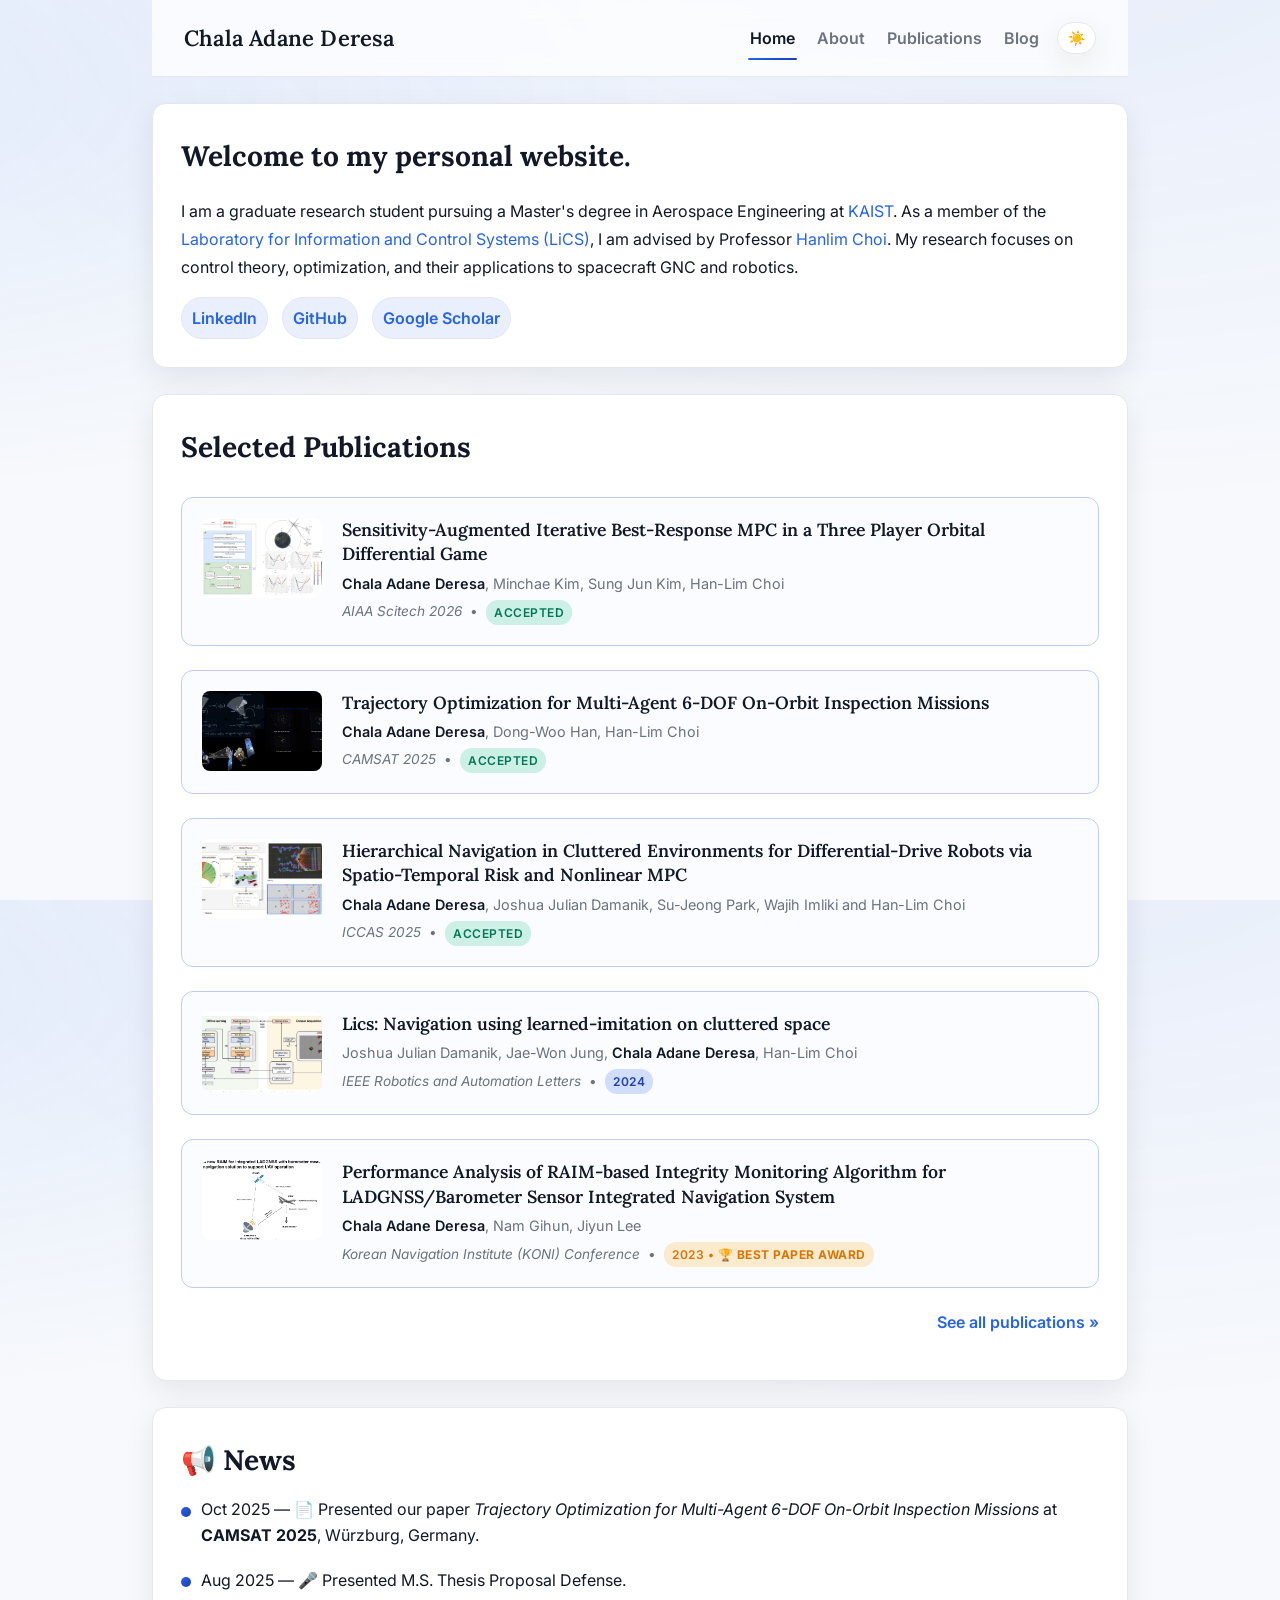
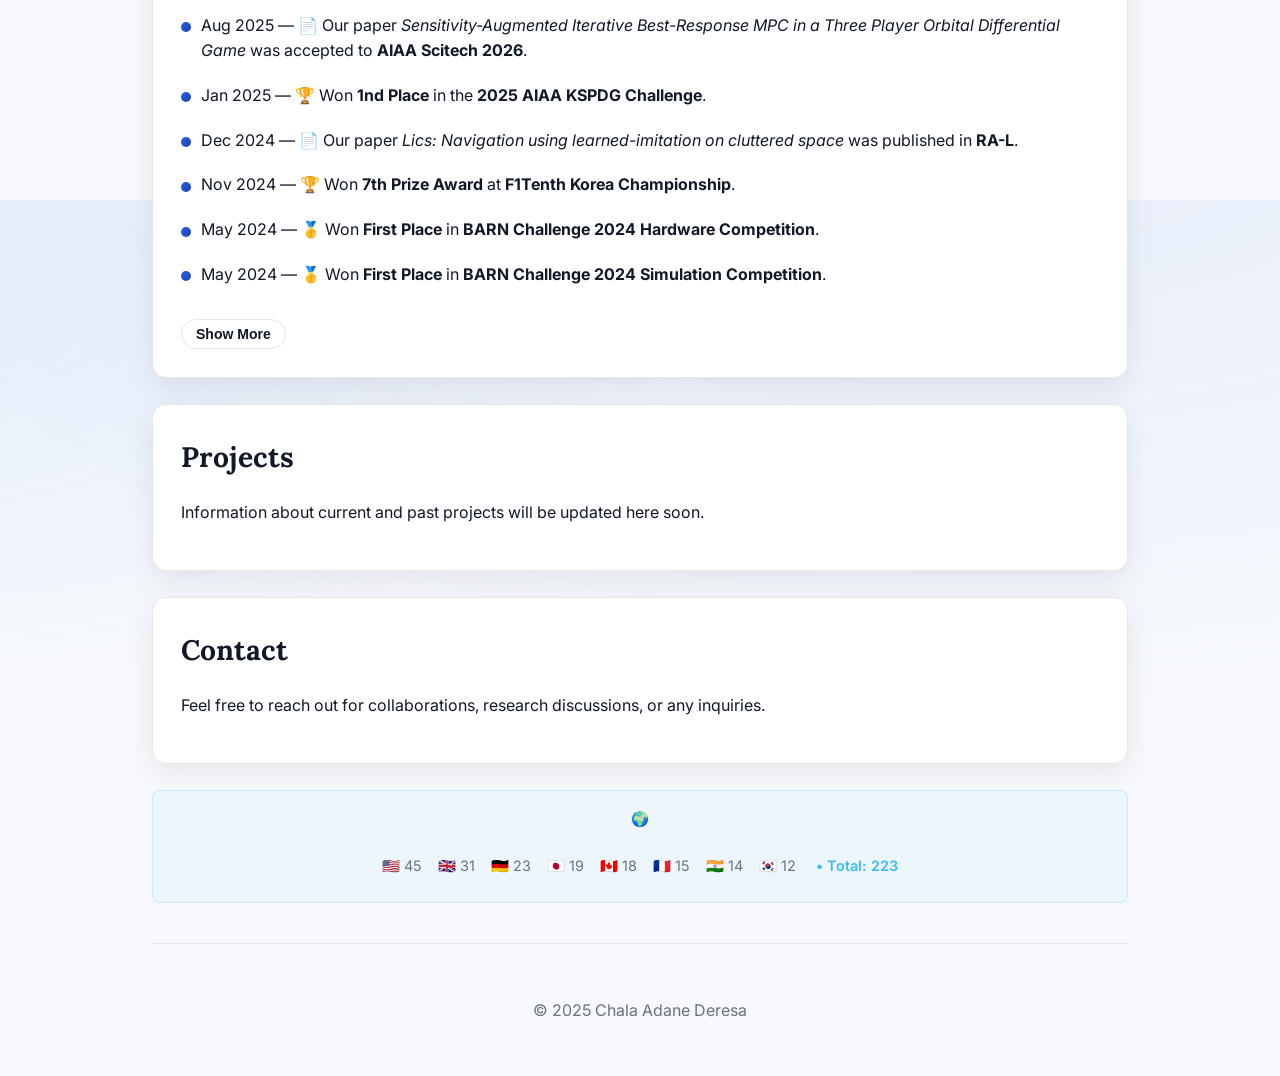
<file: index.html>
<!DOCTYPE html>
<html lang="en">
<head>
    <meta name="theme-color" content="#111827">

    <meta charset="UTF-8">
    <meta name="viewport" content="width=device-width, initial-scale=1.0">
    <title>Chala Adane Deresa - Academic Website</title>
    <link rel="preconnect" href="https://fonts.googleapis.com">
    <link rel="preconnect" href="https://fonts.gstatic.com" crossorigin>
    <link href="https://fonts.googleapis.com/css2?family=Inter:wght@400;700&family=Lora:wght@500&display=swap" rel="stylesheet">
    <link rel="stylesheet" href="assets/style.css">
    <script defer src="assets/main.js"></script>
    <script defer src="assets/visitor-simple-clean.js"></script>
</head>
<body>

    <div class="container">
        <header>
            <div class="site-title">
                <a href="index.html">Chala Adane Deresa</a>
            </div>
            <nav>
                <a href="index.html" class="active">Home</a>
                <a href="about.html">About</a>
                <a href="publications.html">Publications</a>
                <a href="blog.html">Blog</a>
            </nav>
            <button class="theme-toggle" aria-label="Toggle dark mode">
                <span class="sun-icon">☀️</span>
                <span class="moon-icon">🌙</span>
            </button>
        </header>

        <main>
            <section class="content-card fade-in">
                <h2>Welcome to my personal website.</h2>
                <p>
                    I am a graduate research student pursuing a Master's degree in Aerospace Engineering at <a href="https://www.kaist.ac.kr/kr/" target="_blank" rel="noopener">KAIST</a>. As a member of the <a href="https://lics.kaist.ac.kr/" target="_blank" rel="noopener">Laboratory for Information and Control Systems (LiCS)</a>, I am advised by Professor <a href="https://scholar.google.com/citations?user=v5hGAWMAAAAJ&hl=en" target="_blank" rel="noopener">Hanlim Choi</a>. My research focuses on control theory, optimization, and their applications to spacecraft GNC and robotics.
                </p>
                <div class="social-links">
                    <a href="https://www.linkedin.com/in/chala-adane-23b5a917a/" target="_blank" rel="noopener">LinkedIn</a>
                    <a href="https://github.com/czchal" target="_blank" rel="noopener">GitHub</a>
                    <a href="https://scholar.google.com/citations?user=oLDwalEAAAAJ&hl=en" target="_blank" rel="noopener">Google Scholar</a>
                </div>
            </section>
            
            <section class="content-card fade-in">
                <h2>Selected Publications</h2>
                <div class="publications-grid">
                    <article class="publication-item">
                        <div class="publication-thumbnail">
                            <img src="assets/thumbnails/mpc-orbital-game.png" alt="MPC Orbital Game" loading="lazy">
                        </div>
                        <div class="publication-content">
                            <h3 class="publication-title"><a href="projects/mpc-orbital-game.html">Sensitivity-Augmented Iterative Best-Response MPC in a Three Player Orbital Differential Game</a></h3>
                            <p class="publication-authors"><strong>Chala Adane Deresa</strong>, Minchae Kim, Sung Jun Kim, Han-Lim Choi</p>
                            <p class="publication-venue"><em>AIAA Scitech 2026</em> • <span class="publication-status accepted">Accepted</span></p>
                        </div>
                    </article>

                    <article class="publication-item">
                        <div class="publication-thumbnail">
                            <img src="assets/thumbnails/trajectory-optimization.png" alt="Trajectory Optimization" loading="lazy">
                        </div>
                        <div class="publication-content">
                            <h3 class="publication-title"><a href="projects/trajectory-optimization.html">Trajectory Optimization for Multi-Agent 6-DOF On-Orbit Inspection Missions</a></h3>
                            <p class="publication-authors"><strong>Chala Adane Deresa</strong>, Dong-Woo Han, Han-Lim Choi</p>
                            <p class="publication-venue"><em>CAMSAT 2025</em> • <span class="publication-status accepted">Accepted</span></p>
                        </div>
                    </article>

                    <article class="publication-item">
                        <div class="publication-thumbnail">
                            <img src="assets/thumbnails/robot-navigation.png" alt="Robot Navigation" loading="lazy">
                        </div>
                        <div class="publication-content">
                            <h3 class="publication-title"><a href="projects/robot-navigation.html">Hierarchical Navigation in Cluttered Environments for Differential-Drive Robots via Spatio-Temporal Risk and Nonlinear MPC</a></h3>
                            <p class="publication-authors"><strong>Chala Adane Deresa</strong>, Joshua Julian Damanik, Su-Jeong Park,  Wajih Imliki and Han-Lim Choi</p>
                            <p class="publication-venue"><em>ICCAS 2025</em> • <span class="publication-status accepted">Accepted</span></p>
                        </div>
                    </article>

                    <article class="publication-item">
                        <div class="publication-thumbnail">
                            <img src="assets/thumbnails/learned-imitation.png" alt="Learned Imitation" loading="lazy">
                        </div>
                        <div class="publication-content">
                            <h3 class="publication-title"><a href="projects/learned-imitation.html">Lics: Navigation using learned-imitation on cluttered space</a></h3>
                            <p class="publication-authors">Joshua Julian Damanik, Jae-Won Jung, <strong>Chala Adane Deresa</strong>, Han-Lim Choi</p>
                            <p class="publication-venue"><em>IEEE Robotics and Automation Letters</em> • <span class="publication-status published">2024</span></p>
                        </div>
                    </article>

                    <article class="publication-item">
                        <div class="publication-thumbnail">
                            <img src="assets/thumbnails/raim-navigation.png" alt="RAIM Navigation" loading="lazy">
                        </div>
                        <div class="publication-content">
                            <h3 class="publication-title">Performance Analysis of RAIM-based Integrity Monitoring Algorithm for LADGNSS/Barometer Sensor Integrated Navigation System</h3>
                            <p class="publication-authors"><strong>Chala Adane Deresa</strong>, Nam Gihun, Jiyun Lee</p>
                            <p class="publication-venue"><em>Korean Navigation Institute (KONI) Conference</em> • <span class="publication-status award">2023 • <a href="https://ae.kaist.ac.kr/boards/view/board_news_en/13143" target="_blank" rel="noopener">🏆 Best Paper Award</a></span></p>
                        </div>
                    </article>
                </div>
                <p class="publications-link"><a href="publications.html">See all publications &raquo;</a></p>
            </section>


            <section id="news" class="content-card fade-in">
                <h2>📢 News</h2>
                <ul class="news-list"></ul>
                <button id="toggle-news" class="news-toggle">Show More</button>
              </section>


              <section class="content-card fade-in">
                <h2>Projects</h2>
                <p>Information about current and past projects will be updated here soon.</p>
            </section>
            <section class="content-card fade-in">
                <h2>Contact</h2>
                <p>Feel free to reach out for collaborations, research discussions, or any inquiries.</p>
            </section>

            <!-- Visitor Statistics -->
            <div id="visitor-stats" class="visitor-subtle" style="background: rgba(56, 189, 248, 0.05); border: 1px solid rgba(56, 189, 248, 0.2); border-radius: 8px; padding: 16px; margin: 24px 0; text-align: center;">
                <h3 style="color: #6b7280; font-size: 0.9rem; margin-bottom: 12px; font-weight: 500;">🌍 </h3>
                <div id="visitor-countries" class="visitor-countries-subtle">
                    <!-- Countries will be populated here -->
                    <span class="visitor-country-subtle" style="color: #6b7280;">Loading ...</span>
                </div>
            </div>

  
        </main>

        <footer>
            <p>&copy; 2025 Chala Adane Deresa</p>
        </footer>
    </div>

</body>
</html>
</file>
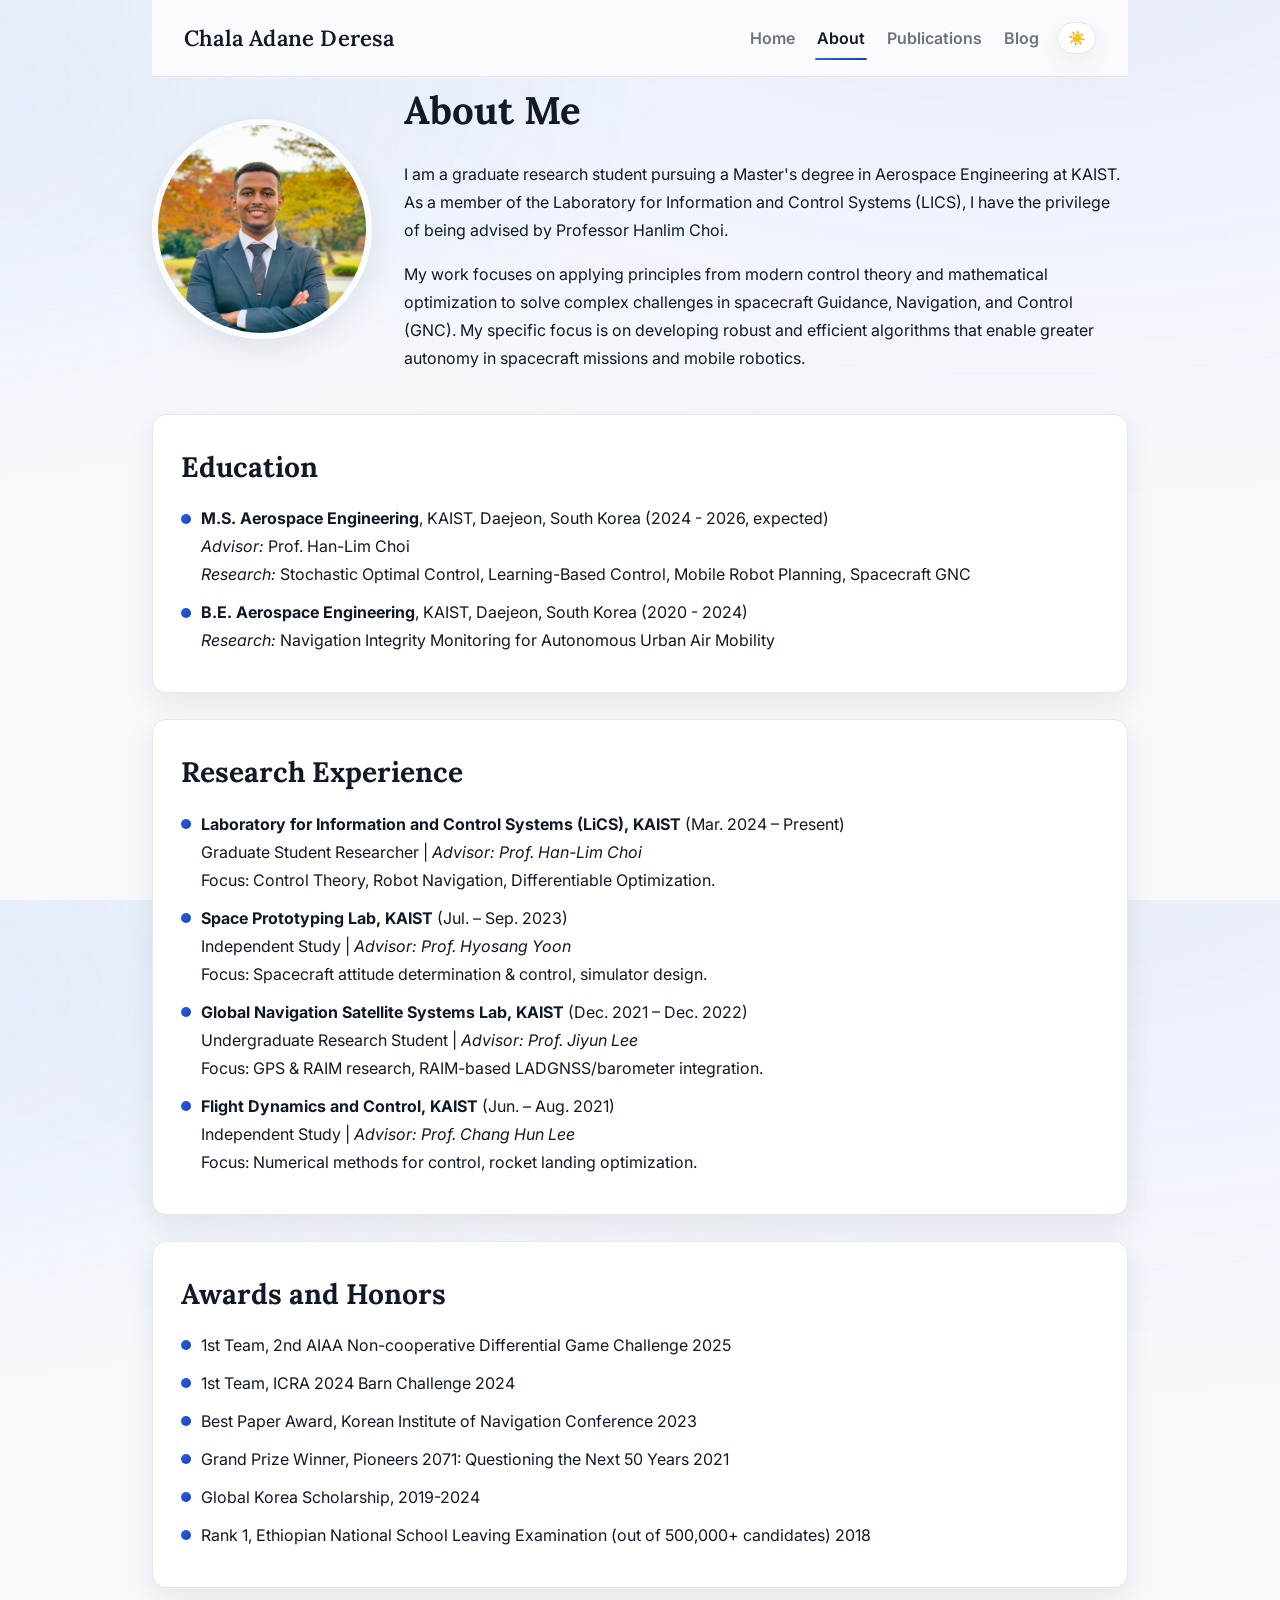
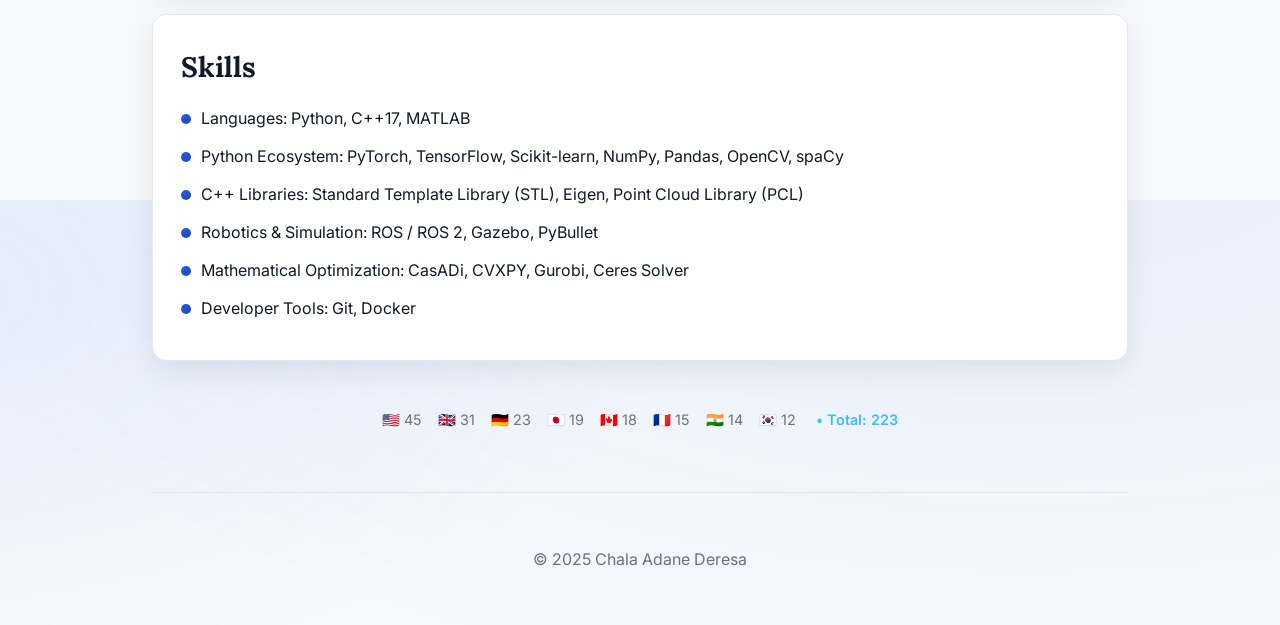
<file: about.html>
<!DOCTYPE html>
<html lang="en">
<head>
    <meta name="theme-color" content="#111827">

    <meta charset="UTF-8">
    <meta name="viewport" content="width=device-width, initial-scale=1.0">
    <title>About - Chala Adane Deresa</title>
    <link rel="preconnect" href="https://fonts.googleapis.com">
    <link rel="preconnect" href="https://fonts.gstatic.com" crossorigin>
    <link href="https://fonts.googleapis.com/css2?family=Inter:wght@400;700&family=Lora:wght@500&display=swap" rel="stylesheet">
    <link rel="stylesheet" href="assets/style.css">
    <script defer src="assets/main.js"></script>
    <script defer src="assets/visitor-simple-clean.js"></script>
</head>
<body>

    <div class="container">
        <header>
            <div class="site-title">
                <a href="index.html">Chala Adane Deresa</a>
            </div>
            <nav>
                <a href="index.html">Home</a>
                <a href="about.html" class="active">About</a>
                <a href="publications.html">Publications</a>
                <a href="blog.html">Blog</a>
            </nav>
            <button class="theme-toggle" aria-label="Toggle dark mode">
                <span class="sun-icon">☀️</span>
                <span class="moon-icon">🌙</span>
            </button>
        </header>

        <main>
            <section class="intro-section fade-in">
                <div class="profile-picture-container">
                    <img src="assets/Chala.png" alt="Chala Adane Deresa" class="profile-picture">
                </div>
                <div class="bio-container">
                    <h1>About Me</h1>
                    <p>I am a graduate research student pursuing a Master's degree in Aerospace Engineering at KAIST. As a member of the Laboratory for Information and Control Systems (LICS), I have the privilege of being advised by Professor Hanlim Choi.</p>
                    <p>My work focuses on applying principles from modern control theory and mathematical optimization to solve complex challenges in spacecraft Guidance, Navigation, and Control (GNC). My specific focus is on developing robust and efficient algorithms that enable greater autonomy in spacecraft missions and mobile robotics.</p>
                </div>
            </section>

            <section class="content-card">
                <h2>Education</h2>
                <ul>
                    <li><strong>M.S. Aerospace Engineering</strong>, KAIST, Daejeon, South Korea (2024 - 2026, expected)<br>
                        <em>Advisor:</em> Prof. Han-Lim Choi<br>
                        <em>Research:</em> Stochastic Optimal Control, Learning-Based Control, Mobile Robot Planning, Spacecraft GNC
                    </li>
                    <li><strong>B.E. Aerospace Engineering</strong>, KAIST, Daejeon, South Korea (2020 - 2024)<br>
                        <em>Research:</em> Navigation Integrity Monitoring for Autonomous Urban Air Mobility
                    </li>
                </ul>
            </section>

            <section class="content-card">
                <h2>Research Experience</h2>
                <ul>
                    <li><strong>Laboratory for Information and Control Systems (LiCS), KAIST</strong> (Mar. 2024 – Present)<br>
                        Graduate Student Researcher | <em>Advisor: Prof. Han-Lim Choi</em><br>
                        Focus: Control Theory, Robot Navigation, Differentiable Optimization.
                    </li>
                    <li><strong>Space Prototyping Lab, KAIST</strong> (Jul. – Sep. 2023)<br>
                        Independent Study | <em>Advisor: Prof. Hyosang Yoon</em><br>
                        Focus: Spacecraft attitude determination & control, simulator design.
                    </li>
                    <li><strong>Global Navigation Satellite Systems Lab, KAIST</strong> (Dec. 2021 – Dec. 2022)<br>
                        Undergraduate Research Student | <em>Advisor: Prof. Jiyun Lee</em><br>
                        Focus: GPS & RAIM research, RAIM-based LADGNSS/barometer integration.
                    </li>
                    <li><strong>Flight Dynamics and Control, KAIST</strong> (Jun. – Aug. 2021)<br>
                        Independent Study | <em>Advisor: Prof. Chang Hun Lee</em><br>
                        Focus: Numerical methods for control, rocket landing optimization.
                    </li>
                </ul>
            </section>

             <section class="content-card">
                <h2>Awards and Honors</h2>
                <ul>
                    <li>1st Team, 2nd AIAA Non-cooperative Differential Game Challenge 2025</li>
                    <li>1st Team, ICRA 2024 Barn Challenge 2024</li>
                    <li>Best Paper Award, Korean Institute of Navigation Conference 2023</li>
                    <li>Grand Prize Winner, Pioneers 2071: Questioning the Next 50 Years 2021</li>
                    <li>Global Korea Scholarship, 2019-2024</li>
                    <li>Rank 1, Ethiopian National School Leaving Examination (out of 500,000+ candidates) 2018</li>
                </ul>
            </section>

            <section class="content-card">
                <h2>Skills</h2>
                <ul class="skills-list">
                    <li>Languages: Python, C++17, MATLAB</li>
                    <li>Python Ecosystem: PyTorch, TensorFlow, Scikit-learn, NumPy, Pandas, OpenCV, spaCy</li>
                    <li>C++ Libraries: Standard Template Library (STL), Eigen, Point Cloud Library (PCL)</li>
                    <li>Robotics & Simulation: ROS / ROS 2, Gazebo, PyBullet</li>
                    <li>Mathematical Optimization: CasADi, CVXPY, Gurobi, Ceres Solver</li>
                    <li>Developer Tools: Git, Docker</li>
                </ul>
            </section>

            <!-- Visitor Statistics -->
            <div id="visitor-stats" class="visitor-subtle fade-in">
                <div id="visitor-countries" class="visitor-countries-subtle">
                    <!-- Countries will be populated here -->
                </div>
            </div>
        </main>

        <footer>
            <p>&copy; 2025 Chala Adane Deresa</p>
        </footer>
    </div>
</body>
</html>
</file>
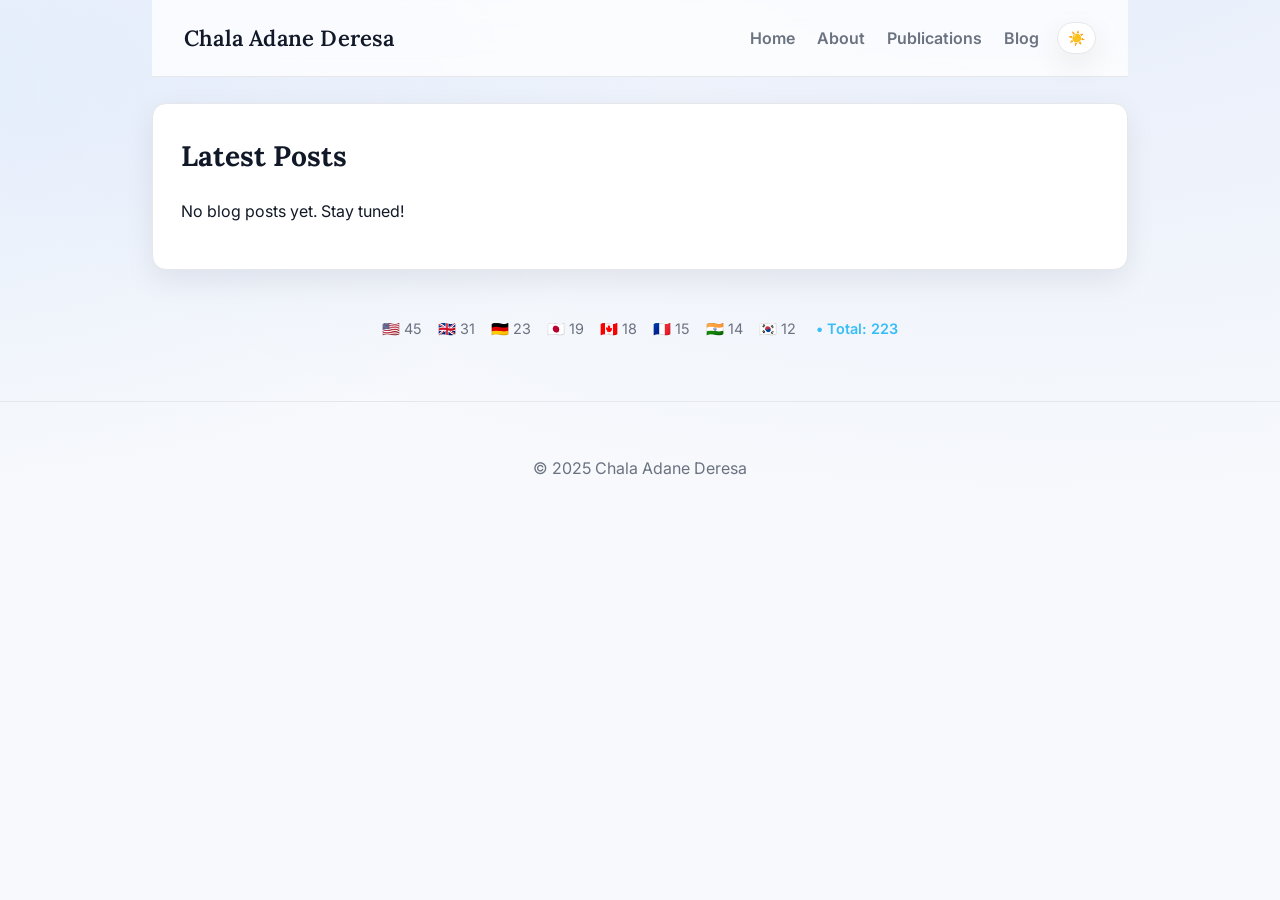
<file: blog.html>
<!DOCTYPE html>
<html lang="en">
<head>
    <meta name="theme-color" content="#111827">

    <meta charset="UTF-8">
    <meta name="viewport" content="width=device-width, initial-scale=1.0">
    <title>Blog - Chala Adane Deresa</title>
    <link rel="preconnect" href="https://fonts.googleapis.com">
    <link rel="preconnect" href="https://fonts.gstatic.com" crossorigin>
    <link href="https://fonts.googleapis.com/css2?family=Inter:wght@400;500;600&family=Lora:wght@500&display=swap" rel="stylesheet">
    <link rel="stylesheet" href="assets/style.css">
    <script defer src="assets/main.js"></script>
    <script defer src="assets/visitor-simple-clean.js"></script>
</head>
<body>
    <div class="container">
        <header>
            <div class="site-title">
                <a href="index.html">Chala Adane Deresa</a>
            </div>
            <nav>
            <a href="index.html">Home</a>
            <a href="about.html">About</a>
            <a href="publications.html">Publications</a>
            <a href="blog.html">Blog</a>
        </nav>
            <button class="theme-toggle" aria-label="Toggle dark mode">
                <span class="sun-icon">☀️</span>
                <span class="moon-icon">🌙</span>
            </button>
        </header>
    <main>
        <section class="content-card fade-in">
            <h2>Latest Posts</h2>
            <p>No blog posts yet. Stay tuned!</p>
        </section>

        <!-- Visitor Statistics -->
        <div id="visitor-stats" class="visitor-subtle fade-in">
            <div id="visitor-countries" class="visitor-countries-subtle">
                <!-- Countries will be populated here -->
            </div>
        </div>
    </main>
    </div>
    <footer class="site-footer">
        <p>&copy; 2025 Chala Adane Deresa</p>
    </footer>
</body>
</html>
</file>
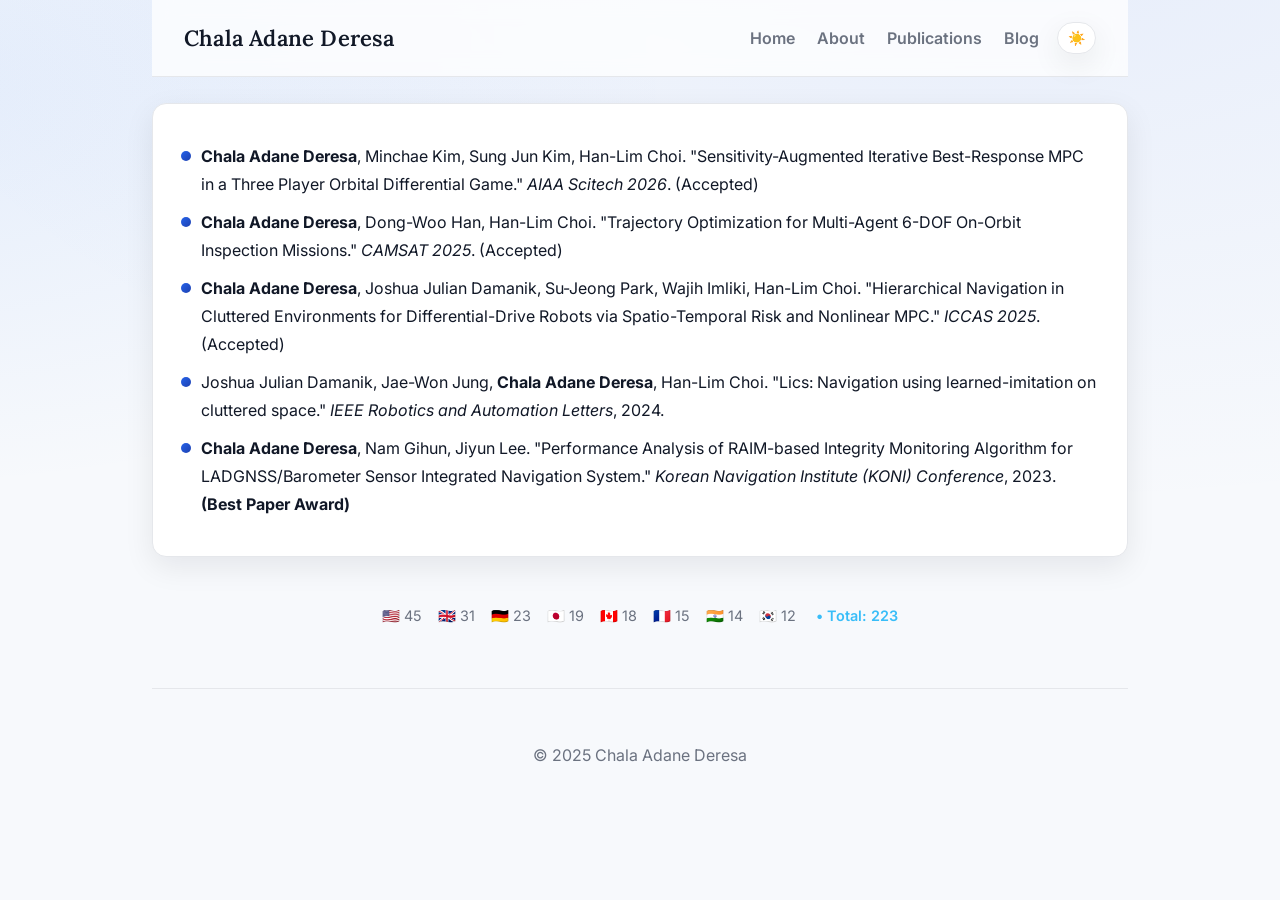
<file: publications.html>
<!DOCTYPE html>
<html lang="en">
<head>
    <meta name="theme-color" content="#111827">

    <meta charset="UTF-8">
    <meta name="viewport" content="width=device-width, initial-scale=1.0">
    <title>Publications - Chala Adane Deresa</title>
    <link rel="preconnect" href="https://fonts.googleapis.com">
    <link rel="preconnect" href="https://fonts.gstatic.com" crossorigin>
    <link href="https://fonts.googleapis.com/css2?family=Inter:wght@400;500;600&family=Lora:wght@500&display=swap" rel="stylesheet">
    <link rel="stylesheet" href="assets/style.css">
    <script defer src="assets/main.js"></script>
    <script defer src="assets/visitor-simple-clean.js"></script>
</head>
<body>
    <div class="container">
        <header>
            <div class="site-title">
                <a href="index.html">Chala Adane Deresa</a>
            </div>
            <nav>
            <a href="index.html">Home</a>
            <a href="about.html">About</a>
            <a href="publications.html">Publications</a>
            <a href="blog.html">Blog</a>
        </nav>
            <button class="theme-toggle" aria-label="Toggle dark mode">
                <span class="sun-icon">☀️</span>
                <span class="moon-icon">🌙</span>
            </button>
        </header>
    <main>
        <section class="content-card fade-in publications-list">
            <ul>
                <li>
                    <strong>Chala Adane Deresa</strong>, Minchae Kim, Sung Jun Kim, Han-Lim Choi. "Sensitivity-Augmented Iterative Best-Response MPC in a Three Player Orbital Differential Game."  <em>AIAA Scitech 2026</em>. (Accepted)
                </li>
                <li>
                    <strong>Chala Adane Deresa</strong>, Dong-Woo Han, Han-Lim Choi. "Trajectory Optimization for Multi-Agent 6-DOF On-Orbit Inspection Missions." <em>CAMSAT 2025</em>. (Accepted)
                </li>
                <li>
                    <strong>Chala Adane Deresa</strong>, Joshua Julian Damanik, Su-Jeong Park,  Wajih Imliki, Han-Lim Choi. "Hierarchical Navigation in Cluttered Environments for Differential-Drive Robots via Spatio-Temporal Risk and Nonlinear MPC." <em>ICCAS 2025</em>. (Accepted)
                </li>
                 <li>
                    Joshua Julian Damanik, Jae-Won Jung, <strong>Chala Adane Deresa</strong>, Han-Lim Choi. "Lics: Navigation using learned-imitation on cluttered space." <em>IEEE Robotics and Automation Letters</em>, 2024.
                </li>
                <li>
                    <strong>Chala Adane Deresa</strong>, Nam Gihun, Jiyun Lee. "Performance Analysis of RAIM-based Integrity Monitoring Algorithm for LADGNSS/Barometer Sensor Integrated Navigation System." <em>Korean Navigation Institute (KONI) Conference</em>, 2023. <strong>(Best Paper Award)</strong>
                </li>
                
            </ul>
        </section>

        <!-- Visitor Statistics -->
        <div id="visitor-stats" class="visitor-subtle fade-in">
            <div id="visitor-countries" class="visitor-countries-subtle">
                <!-- Countries will be populated here -->
            </div>
        </div>

    </main>
    <footer>
        <p>&copy; 2025 Chala Adane Deresa</p>
    </footer>
</body>
</html>
</file>
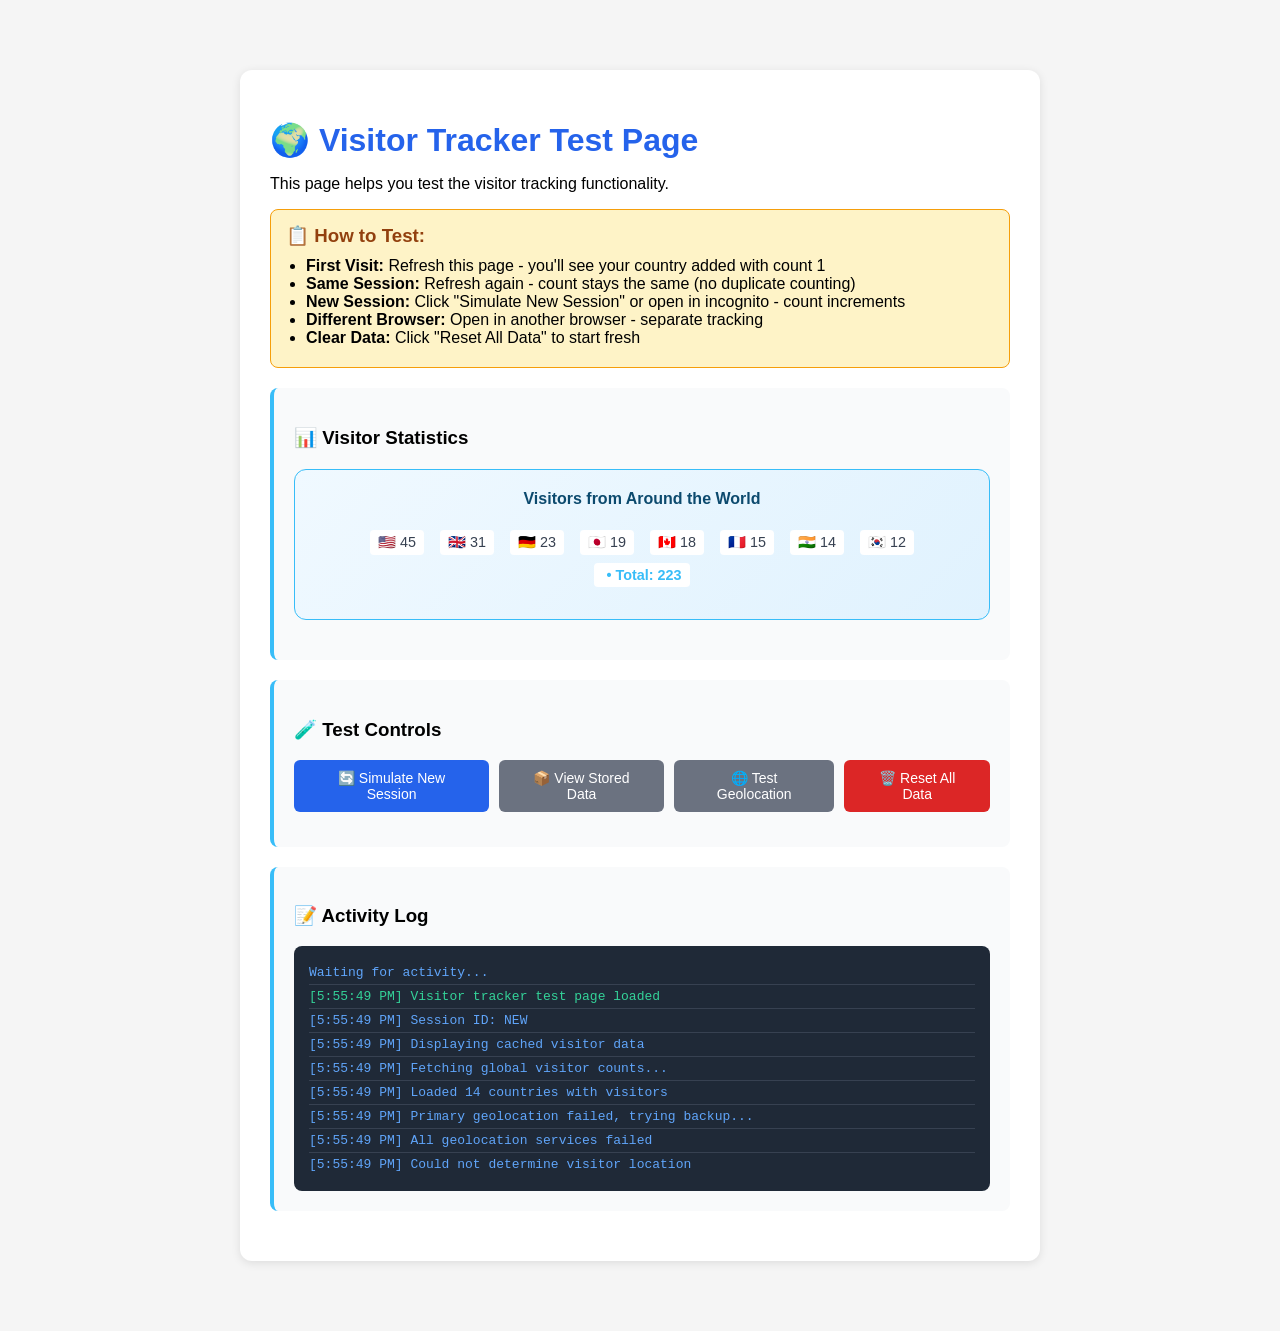
<file: test-visitor.html>
<!DOCTYPE html>
<html lang="en">
<head>
    <meta charset="UTF-8">
    <meta name="viewport" content="width=device-width, initial-scale=1.0">
    <title>Visitor Tracker Test</title>
    <style>
        body {
            font-family: -apple-system, BlinkMacSystemFont, 'Segoe UI', Arial, sans-serif;
            max-width: 800px;
            margin: 50px auto;
            padding: 20px;
            background: #f5f5f5;
        }
        .container {
            background: white;
            padding: 30px;
            border-radius: 12px;
            box-shadow: 0 2px 10px rgba(0,0,0,0.1);
        }
        h1 {
            color: #2563eb;
            margin-bottom: 10px;
        }
        .test-section {
            margin: 20px 0;
            padding: 20px;
            background: #f9fafb;
            border-radius: 8px;
            border-left: 4px solid #38bdf8;
        }
        .button-group {
            display: flex;
            gap: 10px;
            margin: 15px 0;
        }
        button {
            padding: 10px 20px;
            background: #2563eb;
            color: white;
            border: none;
            border-radius: 6px;
            cursor: pointer;
            font-size: 14px;
            font-weight: 500;
        }
        button:hover {
            background: #1e40af;
        }
        button.secondary {
            background: #6b7280;
        }
        button.secondary:hover {
            background: #4b5563;
        }
        button.danger {
            background: #dc2626;
        }
        button.danger:hover {
            background: #b91c1c;
        }
        #visitor-stats {
            margin: 20px 0;
            padding: 20px;
            background: linear-gradient(135deg, #f0f9ff 0%, #e0f2fe 100%);
            border: 1px solid #38bdf8;
            border-radius: 12px;
            text-align: center;
        }
        #visitor-countries {
            display: flex;
            flex-wrap: wrap;
            justify-content: center;
            gap: 8px 16px;
            padding: 12px;
            margin-top: 10px;
        }
        .visitor-country-subtle {
            font-size: 0.9rem;
            color: #374151;
            cursor: default;
            transition: color 0.2s ease;
            white-space: nowrap;
            padding: 4px 8px;
            background: white;
            border-radius: 4px;
        }
        .visitor-country-subtle:hover {
            color: #1f2937;
        }
        .info-box {
            background: #fef3c7;
            border: 1px solid #f59e0b;
            padding: 15px;
            border-radius: 8px;
            margin: 15px 0;
        }
        .info-box h3 {
            margin: 0 0 10px 0;
            color: #92400e;
        }
        .info-box ul {
            margin: 5px 0;
            padding-left: 20px;
        }
        .log {
            background: #1f2937;
            color: #f3f4f6;
            padding: 15px;
            border-radius: 8px;
            font-family: 'Courier New', monospace;
            font-size: 13px;
            max-height: 300px;
            overflow-y: auto;
            margin-top: 15px;
        }
        .log-entry {
            padding: 4px 0;
            border-bottom: 1px solid #374151;
        }
        .log-entry:last-child {
            border-bottom: none;
        }
        .success { color: #34d399; }
        .error { color: #f87171; }
        .info { color: #60a5fa; }
    </style>
</head>
<body>
    <div class="container">
        <h1>🌍 Visitor Tracker Test Page</h1>
        <p>This page helps you test the visitor tracking functionality.</p>

        <div class="info-box">
            <h3>📋 How to Test:</h3>
            <ul>
                <li><strong>First Visit:</strong> Refresh this page - you'll see your country added with count 1</li>
                <li><strong>Same Session:</strong> Refresh again - count stays the same (no duplicate counting)</li>
                <li><strong>New Session:</strong> Click "Simulate New Session" or open in incognito - count increments</li>
                <li><strong>Different Browser:</strong> Open in another browser - separate tracking</li>
                <li><strong>Clear Data:</strong> Click "Reset All Data" to start fresh</li>
            </ul>
        </div>

        <div class="test-section">
            <h3>📊 Visitor Statistics</h3>
            <div id="visitor-stats">
                <h4 style="margin: 0 0 10px 0; color: #0c4a6e;">Visitors from Around the World</h4>
                <div id="visitor-countries">
                    <span class="visitor-country-subtle" style="color: #9ca3af;">Loading...</span>
                </div>
            </div>
        </div>

        <div class="test-section">
            <h3>🧪 Test Controls</h3>
            <div class="button-group">
                <button onclick="simulateNewSession()">🔄 Simulate New Session</button>
                <button onclick="showStoredData()" class="secondary">📦 View Stored Data</button>
                <button onclick="testGeolocation()" class="secondary">🌐 Test Geolocation</button>
                <button onclick="resetAllData()" class="danger">🗑️ Reset All Data</button>
            </div>
        </div>

        <div class="test-section">
            <h3>📝 Activity Log</h3>
            <div id="log" class="log">
                <div class="log-entry info">Waiting for activity...</div>
            </div>
        </div>
    </div>

    <script src="assets/visitor-simple-clean.js"></script>
    <script>
        // Enhanced logging
        const originalLog = console.log;
        const originalError = console.error;
        const logDiv = document.getElementById('log');

        function addLogEntry(message, type = 'info') {
            const entry = document.createElement('div');
            entry.className = `log-entry ${type}`;
            const timestamp = new Date().toLocaleTimeString();
            entry.textContent = `[${timestamp}] ${message}`;
            logDiv.appendChild(entry);
            logDiv.scrollTop = logDiv.scrollHeight;
        }

        console.log = function(...args) {
            originalLog.apply(console, args);
            addLogEntry(args.join(' '), 'info');
        };

        console.error = function(...args) {
            originalError.apply(console, args);
            addLogEntry('ERROR: ' + args.join(' '), 'error');
        };

        // Test functions
        function simulateNewSession() {
            sessionStorage.clear();
            addLogEntry('Session storage cleared - simulating new session', 'success');
            addLogEntry('Reloading page to count new visit...', 'info');
            setTimeout(() => location.reload(), 1000);
        }

        function showStoredData() {
            try {
                const data = localStorage.getItem('visitor_data_v2');
                if (data) {
                    const parsed = JSON.parse(data);
                    addLogEntry('=== Stored Visitor Data ===', 'success');
                    addLogEntry(`Total Visits: ${parsed.totalVisits}`, 'info');
                    addLogEntry(`Countries: ${Object.keys(parsed.countries).length}`, 'info');
                    
                    Object.entries(parsed.countries).forEach(([country, info]) => {
                        addLogEntry(`  ${info.code} ${country}: ${info.count} visit(s)`, 'info');
                    });
                    
                    const lastUpdate = new Date(parsed.lastUpdate);
                    addLogEntry(`Last Update: ${lastUpdate.toLocaleString()}`, 'info');
                } else {
                    addLogEntry('No visitor data found in storage', 'error');
                }
            } catch (error) {
                addLogEntry('Error reading stored data: ' + error.message, 'error');
            }
        }

        async function testGeolocation() {
            addLogEntry('Testing geolocation API...', 'info');
            
            try {
                const response = await fetch('https://ipapi.co/json/');
                const data = await response.json();
                
                if (data.error) {
                    addLogEntry('Geolocation API returned error: ' + data.reason, 'error');
                } else {
                    addLogEntry('Geolocation successful!', 'success');
                    addLogEntry(`Country: ${data.country_name} (${data.country_code})`, 'info');
                    addLogEntry(`City: ${data.city}`, 'info');
                    addLogEntry(`IP: ${data.ip}`, 'info');
                }
            } catch (error) {
                addLogEntry('Geolocation API failed: ' + error.message, 'error');
                
                // Try backup
                try {
                    addLogEntry('Trying backup geolocation service...', 'info');
                    const response = await fetch('https://api.country.is/');
                    const data = await response.json();
                    addLogEntry('Backup API successful!', 'success');
                    addLogEntry(`Country Code: ${data.country}`, 'info');
                } catch (backupError) {
                    addLogEntry('Backup API also failed: ' + backupError.message, 'error');
                }
            }
        }

        function resetAllData() {
            if (confirm('This will delete all visitor tracking data. Continue?')) {
                localStorage.removeItem('visitor_data_v2');
                sessionStorage.clear();
                addLogEntry('All data cleared!', 'success');
                addLogEntry('Reloading page...', 'info');
                setTimeout(() => location.reload(), 1000);
            }
        }

        // Initial log
        addLogEntry('Visitor tracker test page loaded', 'success');
        addLogEntry('Session ID: ' + (sessionStorage.getItem('visit_counted_session') || 'NEW'), 'info');
    </script>
</body>
</html>
</file>
<file: assets/style.css>
/* === Modern Academic Site Theme ========================================= */
/* Color system (light) */
:root {
  --primary: #2563eb;
  --primary-600: #1e40af;
  --bg: #0b1020; /* used in gradients only */
  --surface: #ffffff;
  --page: #f7f9fc;
  --text: #111827;
  --muted: #6b7280;
  --border: #e5e7eb;
  --shadow: 0 10px 30px rgba(2, 6, 23, 0.08);
  --radius: 14px;
  --focus: 0 0 0 3px rgba(37, 99, 235, .35);
}

/* Dark mode tokens override when body.dark-mode is set */
body.dark-mode {
  --primary: #93c5fd;
  --primary-600: #60a5fa;
  --surface: #0d1324;
  --page: #0a0f1f;
  --text: #e5e7eb;
  --muted: #9ca3af;
  --border: #1f2937;
  --shadow: 0 10px 30px rgba(0, 0, 0, 0.45);
}

/* Base layout */
* { box-sizing: border-box; }
html, body { height: 100%; }
body {
  margin: 0;
  font-family: Inter, system-ui, -apple-system, Segoe UI, Roboto, Arial, "Apple Color Emoji", "Segoe UI Emoji";
  color: var(--text);
  background: radial-gradient(1200px 600px at 80% -10%, rgba(37,99,235,.08), rgba(255,255,255,0)) ,
              radial-gradient(800px 400px at -10% 10%, rgba(59,130,246,.10), rgba(255,255,255,0)) ,
              var(--page);
  line-height: 1.75;
  -webkit-font-smoothing: antialiased;
  -moz-osx-font-smoothing: grayscale;
  transition: background-color .35s ease, color .35s ease, background .5s ease;
}

/* Container */
.container { max-width: 1024px; margin: 0 auto; padding: 0 24px; }

/* Header */
header {
  position: sticky; top: 0; z-index: 50;
  display: grid; grid-template-columns: 1fr auto auto; gap: 16px;
  align-items: center;
  padding: 18px 32px;
  backdrop-filter: blur(10px);
  background: color-mix(in srgb, var(--surface) 75%, transparent);
  border-bottom: 1px solid var(--border);
}

.site-title a {
  font-family: Lora, serif;
  font-weight: 600;
  font-size: 1.375rem;
  color: var(--text);
  letter-spacing: .2px;
  text-decoration: none;
}

/* Nav */
nav { display: flex; gap: 18px; align-items: center; }
nav a {
  position: relative; text-decoration: none;
  color: var(--muted); font-weight: 600;
  padding: 6px 2px;
  transition: color .2s ease;
}
nav a:hover, nav a.active { color: var(--text); }
nav a::after {
  content: ""; position: absolute; left: 0; right: 0; bottom: -2px; height: 2px;
  background: linear-gradient(90deg, var(--primary), var(--primary-600));
  border-radius: 2px; transform: scaleX(0); transform-origin: right;
  transition: transform .35s ease;
}
nav a:hover::after, nav a.active::after { transform: scaleX(1); transform-origin: left; }

/* Theme toggle button */
.theme-toggle {
  appearance: none; border: 1px solid var(--border); background: var(--surface);
  padding: 8px 10px; border-radius: 999px; cursor: pointer;
  display: inline-flex; align-items: center; gap: 8px; font-size: 14px;
  box-shadow: var(--shadow);
  transition: transform .2s ease, background .2s ease, border-color .2s ease;
}
.theme-toggle:hover { transform: translateY(-1px); }
.theme-toggle:focus-visible { outline: none; box-shadow: var(--focus); }
.theme-toggle .sun-icon, .theme-toggle .moon-icon { display: inline-block; line-height: 1; }
body.dark-mode .sun-icon { display: none; }
body.dark-mode .moon-icon { display: inline-block; }
body:not(.dark-mode) .moon-icon { display: none; }

/* Cards */
.content-card {
  background: var(--surface);
  border: 1px solid var(--border);
  border-radius: var(--radius);
  padding: 28px;
  margin: 26px 0;
  box-shadow: var(--shadow);
  transition: transform .3s cubic-bezier(.2,.8,.2,1), box-shadow .3s ease, background .3s ease, border-color .3s ease;
}
.content-card:hover { transform: translateY(-4px); }

/* Headings */
h1, h2, h3 { font-family: Lora, serif; margin: 0 0 12px; }
h1 { font-size: clamp(2rem, 3vw, 2.5rem); }
h2 { font-size: clamp(1.4rem, 2.2vw, 1.8rem); color: var(--text); }
a { color: var(--primary); text-decoration: none; }
a:hover { text-decoration: underline; }

/* Intro grid */
.intro-section { display: grid; grid-template-columns: 220px 1fr; gap: 32px; align-items: center; }
.profile-picture {
  width: 220px; height: 220px; border-radius: 999px; object-fit: cover;
  border: 6px solid color-mix(in srgb, var(--surface) 75%, transparent);
  box-shadow: var(--shadow);
  transform: translateZ(0);
  animation: float 8s ease-in-out infinite;
}
@keyframes float { 0%,100%{ transform: translateY(0) } 50%{ transform: translateY(-8px) } }

/* Lists */
.content-card ul { list-style: none; padding-left: 0; margin: 0; }
.content-card li { position: relative; padding-left: 20px; margin: 10px 0; }
.content-card li::before {
  content: ""; position: absolute; left: 0; top: .9em; width: 10px; height: 10px;
  border-radius: 50%; background: linear-gradient(135deg, var(--primary), var(--primary-600));
  transform: translateY(-50%);
}

/* News timeline */
.news-list {
  list-style: none;
  margin: 1;

  /* Push timeline inward */
  margin-left: 4.5rem;   /* increase spacing from card edge */
  padding-left: 3rem;

  /* border-left: 2px solid var(--border); */
}

.news-list li {
  position: relative;
  margin-bottom: 1.2rem;
  line-height: 1.6;
}

/* .news-list li::before {
  content: "";
  position: absolute;
  left: -1.0rem;   /* adjust so the dot aligns with the line */
  top: 0.8em;      /* fine-tune vertical alignment with text */
  width: 12px;
  height: 12px;
  background: var(--primary);
  border-radius: 50%;
  box-shadow: 0 0 0 3px var(--surface);
} */



.news-list .date {
  font-weight: 600;
  font-family: monospace;
  color: var(--primary);
  display: inline-block;
  margin-right: 8px;
  min-width: 70px;
}


.news-toggle {
  margin-top: 12px;
  padding: 6px 14px;
  font-size: 14px;
  font-weight: 600;
  border: 1px solid var(--border);
  border-radius: 999px;
  background: var(--surface);
  color: var(--text);
  cursor: pointer;
  transition: background 0.2s, transform 0.2s;
}

.news-toggle:hover {
  background: var(--primary);
  color: #fff;
  transform: translateY(-1px);
}

/* Social links */
.social-links { display: flex; gap: 14px; flex-wrap: wrap; margin-top: 12px; }
.social-links a {
  display: inline-flex; align-items: center; gap: 8px; font-weight: 600; padding: 6px 10px;
  background: color-mix(in srgb, var(--surface) 90%, var(--primary) 10%);
  border: 1px solid var(--border); border-radius: 999px; text-decoration: none;
  transition: transform .2s ease;
}
.social-links a:hover { transform: translateY(-2px); }

/* Publications Grid */
.publications-grid {
  display: grid;
  gap: 24px;
  margin-top: 24px;
}

.publication-item {
  display: grid;
  grid-template-columns: 120px 1fr;
  gap: 20px;
  padding: 20px;
  background: color-mix(in srgb, var(--surface) 98%, var(--primary) 2%);
  border: 1px solid color-mix(in srgb, var(--border) 80%, var(--primary) 20%);
  border-radius: 12px;
  transition: all 0.3s ease;
  align-items: start;
}

.publication-item:hover {
  transform: translateY(-2px);
  border-color: var(--primary);
  box-shadow: 0 8px 25px rgba(37, 99, 235, 0.15);
}

.publication-thumbnail {
  width: 120px;
  height: 80px;
  border-radius: 8px;
  overflow: hidden;
  background: var(--border);
  display: flex;
  align-items: center;
  justify-content: center;
}

.publication-thumbnail img {
  width: 100%;
  height: 100%;
  object-fit: cover;
  transition: transform 0.3s ease;
}

.publication-item:hover .publication-thumbnail img {
  transform: scale(1.05);
}

.publication-content {
  min-width: 0; /* Allows text to wrap properly */
}

.publication-title {
  font-family: Lora, serif;
  font-size: 1.1rem;
  font-weight: 600;
  line-height: 1.4;
  margin: 0 0 8px 0;
  color: var(--text);
}

.publication-title a {
  color: var(--text);
  text-decoration: none;
  transition: color 0.2s ease;
}

.publication-title a:hover {
  color: var(--primary);
  text-decoration: underline;
}

.publication-authors {
  font-size: 0.9rem;
  color: var(--muted);
  margin: 0 0 6px 0;
  line-height: 1.3;
}

.publication-authors strong {
  color: var(--text);
  font-weight: 600;
}

.publication-venue {
  font-size: 0.85rem;
  color: var(--muted);
  margin: 0;
  display: flex;
  align-items: center;
  gap: 8px;
  flex-wrap: wrap;
}

.publication-status {
  font-weight: 600;
  padding: 2px 8px;
  border-radius: 12px;
  font-size: 0.75rem;
  text-transform: uppercase;
  letter-spacing: 0.5px;
}

.publication-status.accepted {
  background: color-mix(in srgb, #10b981 20%, transparent);
  color: #047857;
}

.publication-status.published {
  background: color-mix(in srgb, var(--primary) 20%, transparent);
  color: var(--primary-600);
}

.publication-status.award {
  background: color-mix(in srgb, #f59e0b 20%, transparent);
  color: #d97706;
}

.publication-status.award a {
  color: inherit;
  text-decoration: none;
  font-weight: 700;
}

.publication-status.award a:hover {
  text-decoration: underline;
}

.publications-link {
  text-align: right;
  margin-top: 20px;
  font-weight: 600;
}

.publications-link a {
  color: var(--primary);
  text-decoration: none;
  transition: all 0.2s ease;
}

.publications-link a:hover {
  color: var(--primary-600);
  text-decoration: underline;
}

/* Footer */
footer { text-align: center; padding: 36px 0; color: var(--muted); border-top: 1px solid var(--border); margin-top: 40px; }

/* Reveal animation */
.fade-in { opacity: 0; transform: translateY(18px); }
.fade-in.visible { opacity: 1; transform: translateY(0); transition: opacity .6s ease, transform .6s ease; }

/* Reduced motion */
@media (prefers-reduced-motion: reduce) {
  * { animation-duration: .01ms !important; animation-iteration-count: 1 !important; transition-duration: .01ms !important; scroll-behavior: auto !important; }
}

/* Visitor Statistics Styles */
.visitor-subtle {
  background: transparent;
  border: none;
  box-shadow: none;
  padding: 12px 0;
  margin: 16px 0;
  text-align: center;
}

.visitor-subtle:hover {
  transform: none;
}

.visitor-countries-subtle {
  display: flex;
  flex-wrap: wrap;
  justify-content: center;
  gap: 8px 16px;
  padding: 8px;
}

.visitor-country-subtle {
  font-size: 0.9rem;
  color: var(--muted);
  cursor: default;
  transition: color 0.2s ease;
  white-space: nowrap;
}

.visitor-country-subtle:hover {
  color: var(--text);
}

.visitor-country {
  display: grid;
  grid-template-columns: 1fr auto;
  grid-template-rows: auto auto;
  gap: 8px 16px;
  align-items: center;
  padding: 12px 16px;
  background: color-mix(in srgb, var(--surface) 95%, var(--primary) 5%);
  border: 1px solid color-mix(in srgb, var(--border) 80%, var(--primary) 20%);
  border-radius: 10px;
  transition: all 0.3s ease;
}

.visitor-country:hover {
  transform: translateX(4px);
  background: color-mix(in srgb, var(--surface) 90%, var(--primary) 10%);
  border-color: var(--primary);
}

.country-info {
  display: flex;
  align-items: center;
  gap: 12px;
  grid-column: 1;
  grid-row: 1;
}

.country-flag {
  font-size: 1.5rem;
  line-height: 1;
}

.country-name {
  font-weight: 600;
  color: var(--text);
  font-size: 0.95rem;
}

.visitor-count {
  display: flex;
  align-items: center;
  gap: 8px;
  grid-column: 2;
  grid-row: 1;
  text-align: right;
}

.visitor-count .count {
  font-weight: 700;
  color: var(--primary);
  font-size: 1rem;
}

.visitor-count .percentage {
  font-size: 0.85rem;
  color: var(--muted);
  font-weight: 500;
}

.visitor-bar {
  grid-column: 1 / -1;
  grid-row: 2;
  height: 4px;
  background: var(--border);
  border-radius: 2px;
  overflow: hidden;
  margin-top: 4px;
}

.visitor-bar-fill {
  height: 100%;
  background: linear-gradient(90deg, var(--primary), var(--primary-600));
  border-radius: 2px;
  transition: width 0.6s ease;
  min-width: 4px;
}

.no-visitors,
.error-state {
  text-align: center;
  padding: 32px 16px;
  color: var(--muted);
  font-style: italic;
}

.error-state {
  color: #ef4444;
}

/* Loading state for subtle display */
.visitor-countries-subtle:empty::before {
  content: "";
  display: none;
}

/* Custom scrollbar for visitor countries */
.visitor-countries::-webkit-scrollbar {
  width: 6px;
}

.visitor-countries::-webkit-scrollbar-track {
  background: var(--border);
  border-radius: 3px;
}

.visitor-countries::-webkit-scrollbar-thumb {
  background: var(--muted);
  border-radius: 3px;
}

.visitor-countries::-webkit-scrollbar-thumb:hover {
  background: var(--primary);
}

/* Responsive */
@media (max-width: 860px) {
  header { grid-template-columns: 1fr auto; grid-auto-flow: row; gap: 12px; }
  .intro-section { grid-template-columns: 1fr; text-align: center; }
  .profile-picture { margin: 0 auto; }
  
  .visitor-country {
    grid-template-columns: 1fr;
    grid-template-rows: auto auto auto;
    text-align: center;
  }
  
  .country-info {
    justify-content: center;
    grid-column: 1;
    grid-row: 1;
  }
  
  .visitor-count {
    justify-content: center;
    grid-column: 1;
    grid-row: 2;
  }
  
  .visitor-bar {
    grid-column: 1;
    grid-row: 3;
  }
  
  /* Publications responsive */
  .publication-item {
    grid-template-columns: 100px 1fr;
    gap: 16px;
    padding: 16px;
  }
  
  .publication-thumbnail {
    width: 100px;
    height: 67px;
  }
  
  .publication-title {
    font-size: 1rem;
  }
}

@media (max-width: 640px) {
  .publication-item {
    grid-template-columns: 1fr;
    gap: 12px;
    text-align: center;
  }
  
  .publication-thumbnail {
    width: 120px;
    height: 80px;
    margin: 0 auto;
  }
  
  .publication-venue {
    justify-content: center;
  }
}
</file>
